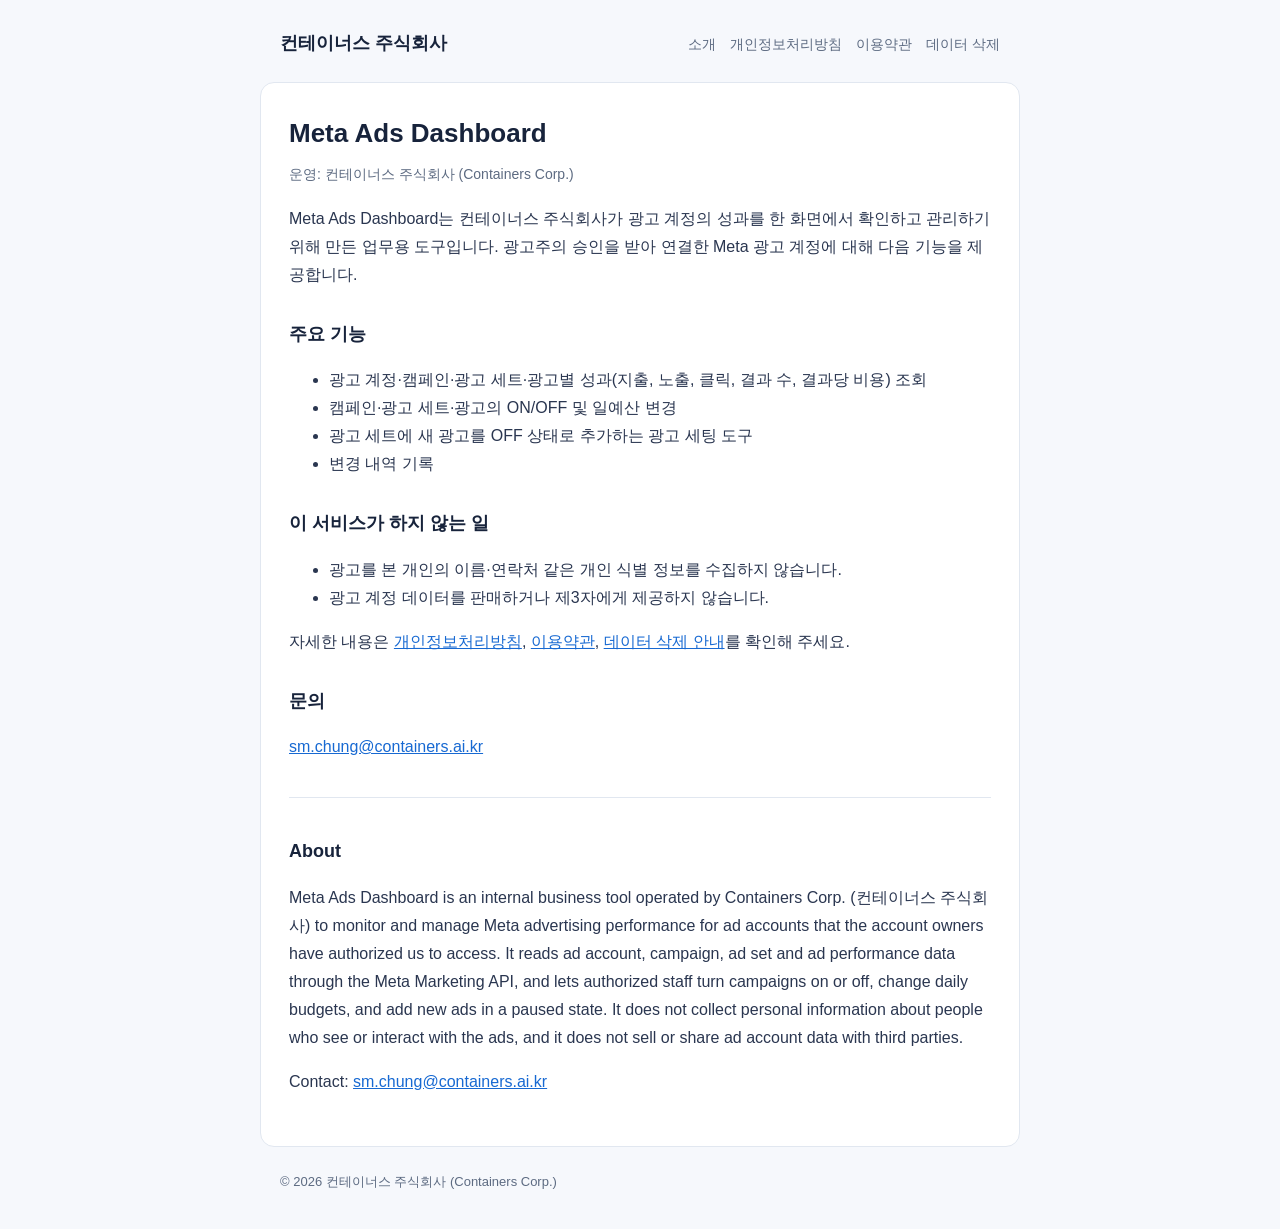
<file: index.html>
<!doctype html>
<html lang="ko">
<head>
<meta charset="utf-8">
<meta name="viewport" content="width=device-width,initial-scale=1">
<title>컨테이너스 주식회사 · Meta Ads Dashboard</title>
<meta name="description" content="컨테이너스 주식회사가 운영하는 Meta 광고 성과 모니터링·관리 도구 Meta Ads Dashboard 소개 페이지입니다.">
<link rel="stylesheet" href="style.css">
</head>
<body>
<header><strong>컨테이너스 주식회사</strong><nav><a href="index.html">소개</a><a href="privacy.html">개인정보처리방침</a><a href="terms.html">이용약관</a><a href="data-deletion.html">데이터 삭제</a></nav></header>
<main>
<h1>Meta Ads Dashboard</h1>
<p class="meta">운영: 컨테이너스 주식회사 (Containers Corp.)</p>

<p>Meta Ads Dashboard는 컨테이너스 주식회사가 광고 계정의 성과를 한 화면에서 확인하고 관리하기 위해 만든 업무용 도구입니다. 광고주의 승인을 받아 연결한 Meta 광고 계정에 대해 다음 기능을 제공합니다.</p>

<h2>주요 기능</h2>
<ul>
<li>광고 계정·캠페인·광고 세트·광고별 성과(지출, 노출, 클릭, 결과 수, 결과당 비용) 조회</li>
<li>캠페인·광고 세트·광고의 ON/OFF 및 일예산 변경</li>
<li>광고 세트에 새 광고를 OFF 상태로 추가하는 광고 세팅 도구</li>
<li>변경 내역 기록</li>
</ul>

<h2>이 서비스가 하지 않는 일</h2>
<ul>
<li>광고를 본 개인의 이름·연락처 같은 개인 식별 정보를 수집하지 않습니다.</li>
<li>광고 계정 데이터를 판매하거나 제3자에게 제공하지 않습니다.</li>
</ul>

<p>자세한 내용은 <a href="privacy.html">개인정보처리방침</a>, <a href="terms.html">이용약관</a>, <a href="data-deletion.html">데이터 삭제 안내</a>를 확인해 주세요.</p>

<h2>문의</h2>
<p><a href="mailto:sm.chung@containers.ai.kr">sm.chung@containers.ai.kr</a></p>

<section class="en" lang="en">
<h2>About</h2>
<p>Meta Ads Dashboard is an internal business tool operated by Containers Corp. (컨테이너스 주식회사) to monitor and manage Meta advertising performance for ad accounts that the account owners have authorized us to access. It reads ad account, campaign, ad set and ad performance data through the Meta Marketing API, and lets authorized staff turn campaigns on or off, change daily budgets, and add new ads in a paused state. It does not collect personal information about people who see or interact with the ads, and it does not sell or share ad account data with third parties.</p>
<p>Contact: <a href="mailto:sm.chung@containers.ai.kr">sm.chung@containers.ai.kr</a></p>
</section>
</main>
<footer>© 2026 컨테이너스 주식회사 (Containers Corp.)</footer>
</body>
</html>
</file>
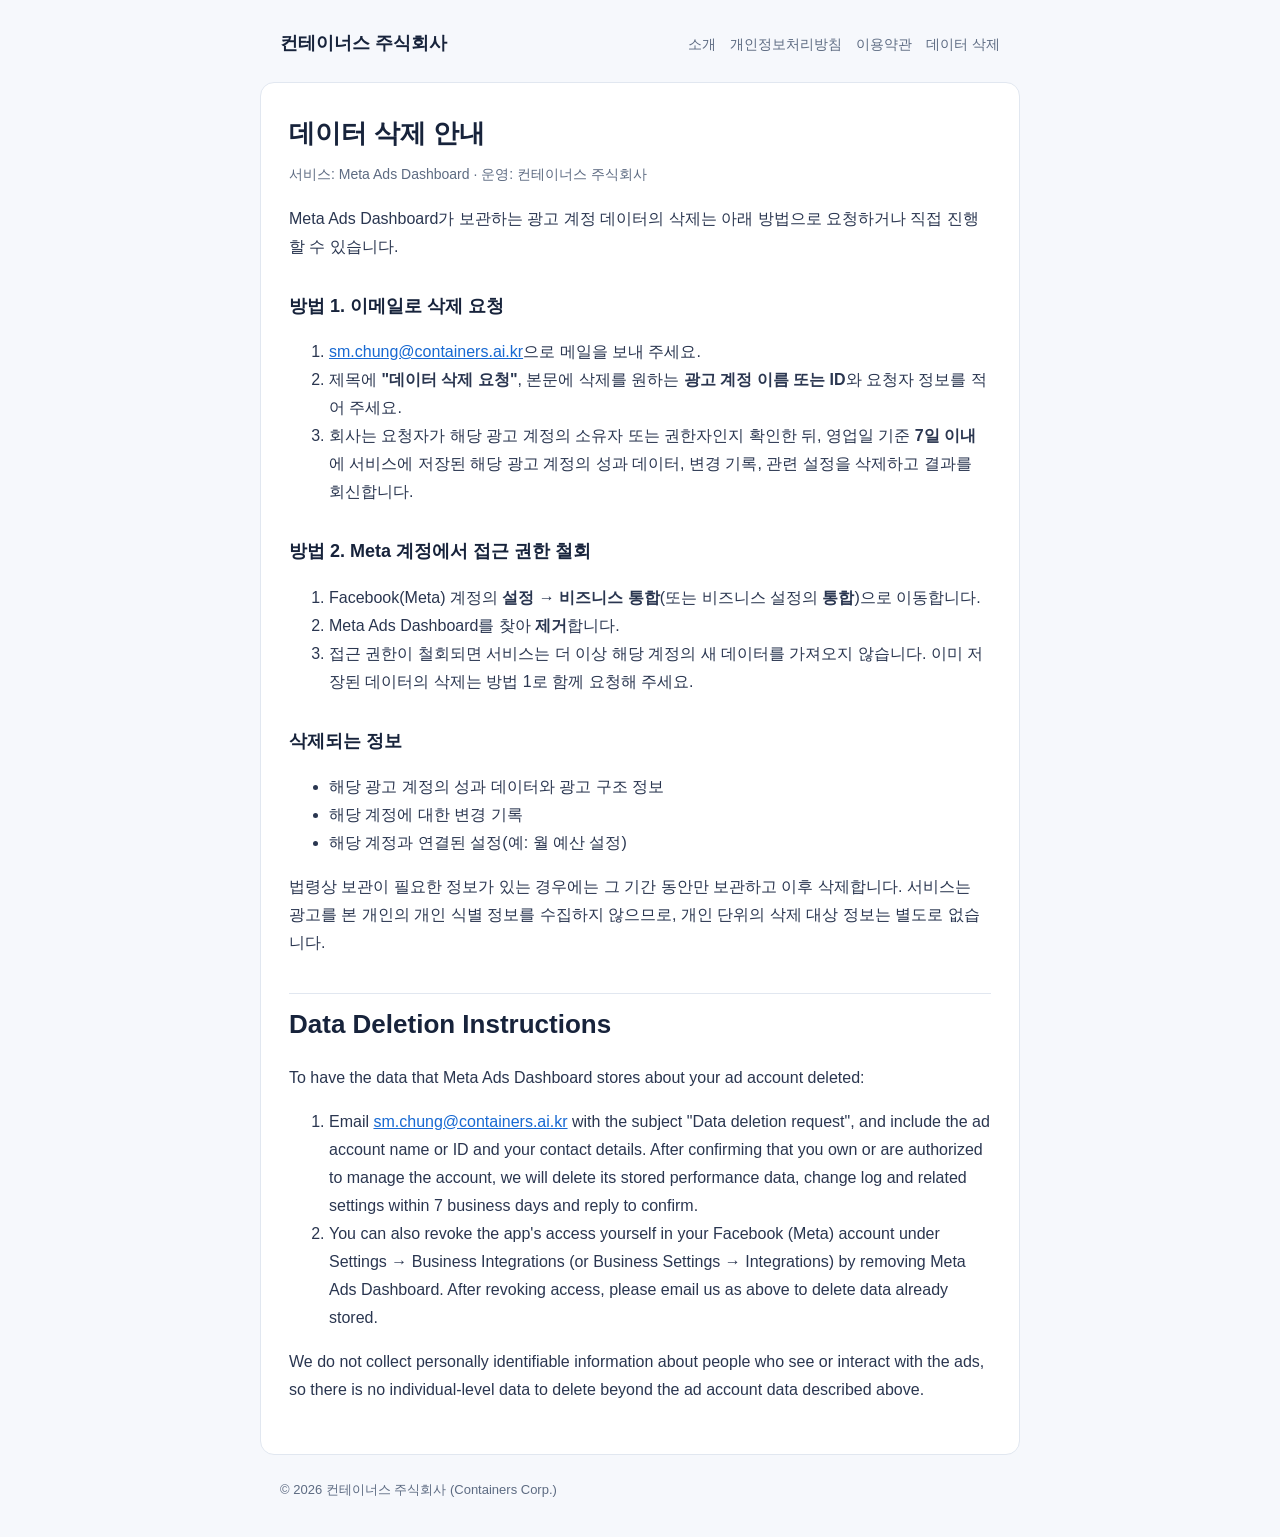
<file: data-deletion.html>
<!doctype html>
<html lang="ko">
<head>
<meta charset="utf-8">
<meta name="viewport" content="width=device-width,initial-scale=1">
<title>데이터 삭제 안내 · 컨테이너스 주식회사</title>
<link rel="stylesheet" href="style.css">
</head>
<body>
<header><strong>컨테이너스 주식회사</strong><nav><a href="index.html">소개</a><a href="privacy.html">개인정보처리방침</a><a href="terms.html">이용약관</a><a href="data-deletion.html">데이터 삭제</a></nav></header>
<main>
<h1>데이터 삭제 안내</h1>
<p class="meta">서비스: Meta Ads Dashboard · 운영: 컨테이너스 주식회사</p>

<p>Meta Ads Dashboard가 보관하는 광고 계정 데이터의 삭제는 아래 방법으로 요청하거나 직접 진행할 수 있습니다.</p>

<h2>방법 1. 이메일로 삭제 요청</h2>
<ol>
<li><a href="mailto:sm.chung@containers.ai.kr">sm.chung@containers.ai.kr</a>으로 메일을 보내 주세요.</li>
<li>제목에 <b>"데이터 삭제 요청"</b>, 본문에 삭제를 원하는 <b>광고 계정 이름 또는 ID</b>와 요청자 정보를 적어 주세요.</li>
<li>회사는 요청자가 해당 광고 계정의 소유자 또는 권한자인지 확인한 뒤, 영업일 기준 <b>7일 이내</b>에 서비스에 저장된 해당 광고 계정의 성과 데이터, 변경 기록, 관련 설정을 삭제하고 결과를 회신합니다.</li>
</ol>

<h2>방법 2. Meta 계정에서 접근 권한 철회</h2>
<ol>
<li>Facebook(Meta) 계정의 <b>설정 → 비즈니스 통합</b>(또는 비즈니스 설정의 <b>통합</b>)으로 이동합니다.</li>
<li>Meta Ads Dashboard를 찾아 <b>제거</b>합니다.</li>
<li>접근 권한이 철회되면 서비스는 더 이상 해당 계정의 새 데이터를 가져오지 않습니다. 이미 저장된 데이터의 삭제는 방법 1로 함께 요청해 주세요.</li>
</ol>

<h2>삭제되는 정보</h2>
<ul>
<li>해당 광고 계정의 성과 데이터와 광고 구조 정보</li>
<li>해당 계정에 대한 변경 기록</li>
<li>해당 계정과 연결된 설정(예: 월 예산 설정)</li>
</ul>
<p>법령상 보관이 필요한 정보가 있는 경우에는 그 기간 동안만 보관하고 이후 삭제합니다. 서비스는 광고를 본 개인의 개인 식별 정보를 수집하지 않으므로, 개인 단위의 삭제 대상 정보는 별도로 없습니다.</p>

<section class="en" lang="en">
<h1>Data Deletion Instructions</h1>
<p>To have the data that Meta Ads Dashboard stores about your ad account deleted:</p>
<ol>
<li>Email <a href="mailto:sm.chung@containers.ai.kr">sm.chung@containers.ai.kr</a> with the subject "Data deletion request", and include the ad account name or ID and your contact details. After confirming that you own or are authorized to manage the account, we will delete its stored performance data, change log and related settings within 7 business days and reply to confirm.</li>
<li>You can also revoke the app's access yourself in your Facebook (Meta) account under Settings → Business Integrations (or Business Settings → Integrations) by removing Meta Ads Dashboard. After revoking access, please email us as above to delete data already stored.</li>
</ol>
<p>We do not collect personally identifiable information about people who see or interact with the ads, so there is no individual-level data to delete beyond the ad account data described above.</p>
</section>
</main>
<footer>© 2026 컨테이너스 주식회사 (Containers Corp.)</footer>
</body>
</html>
</file>
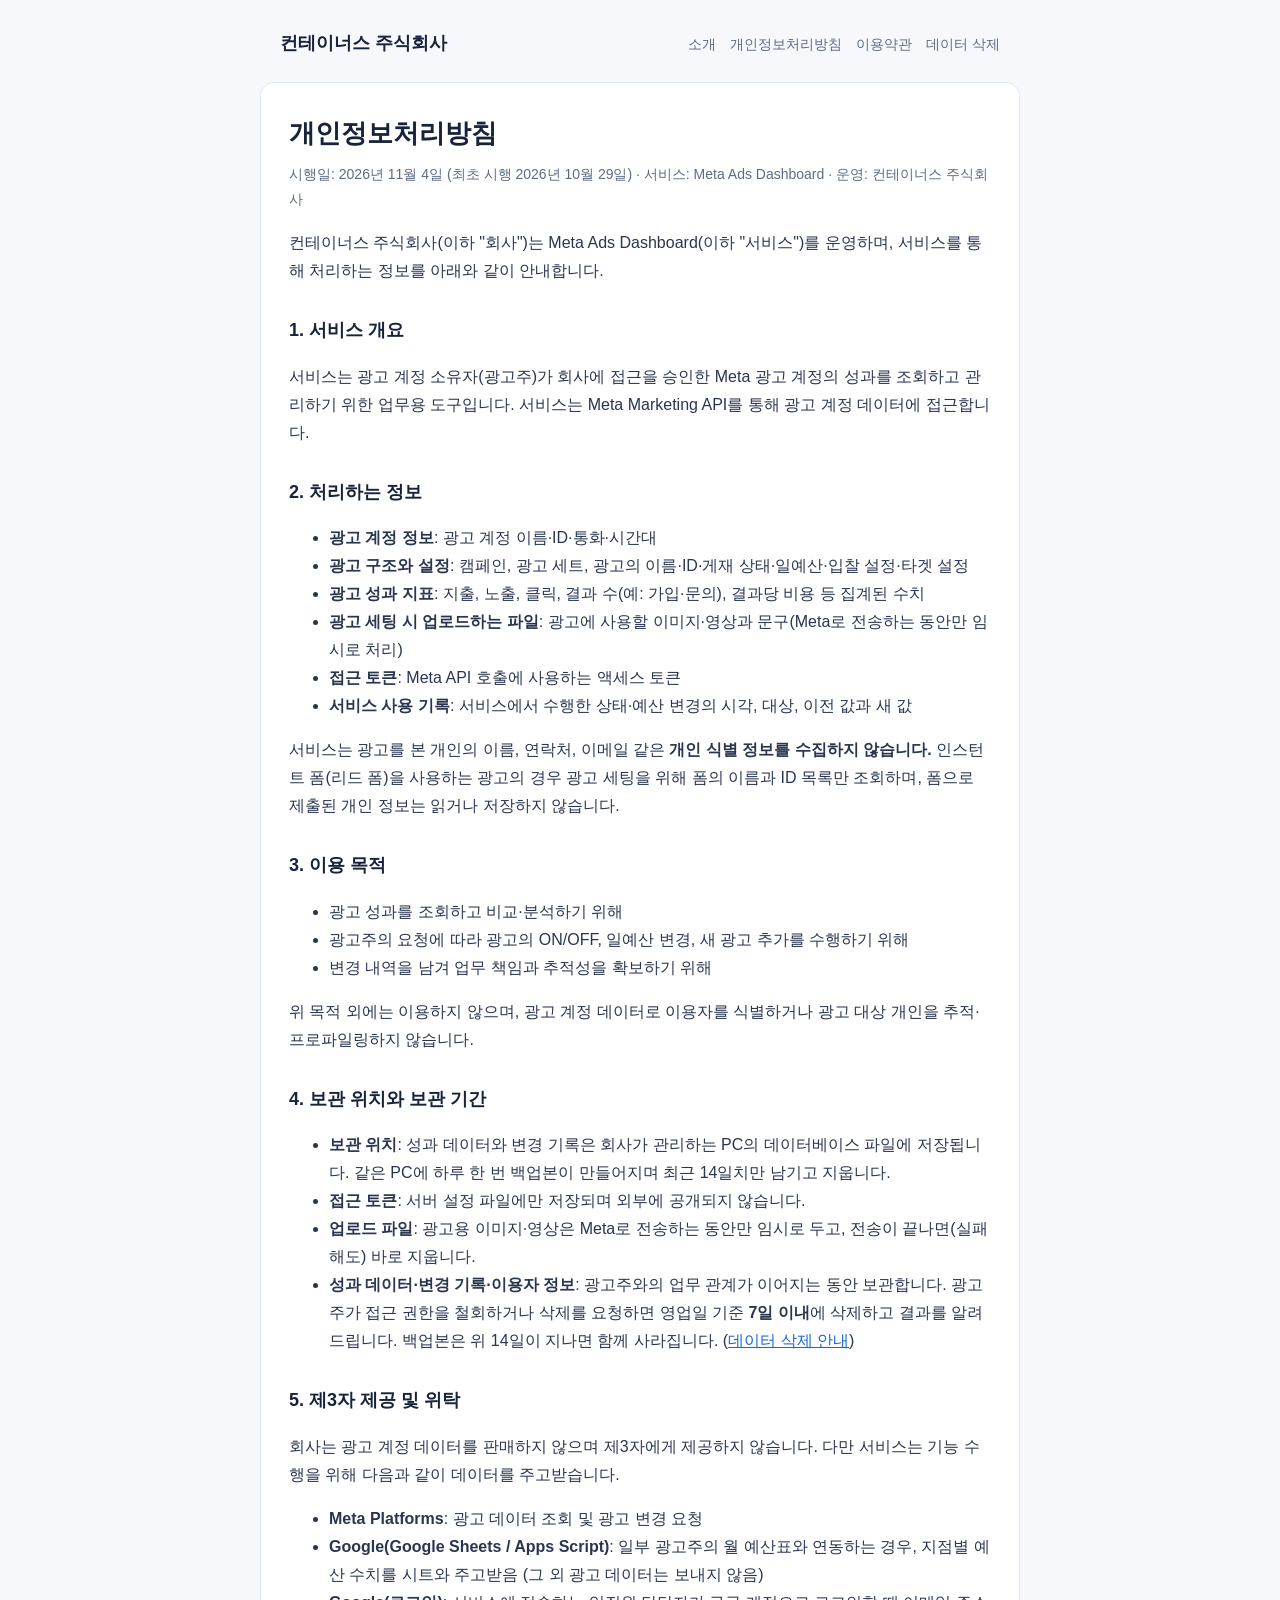
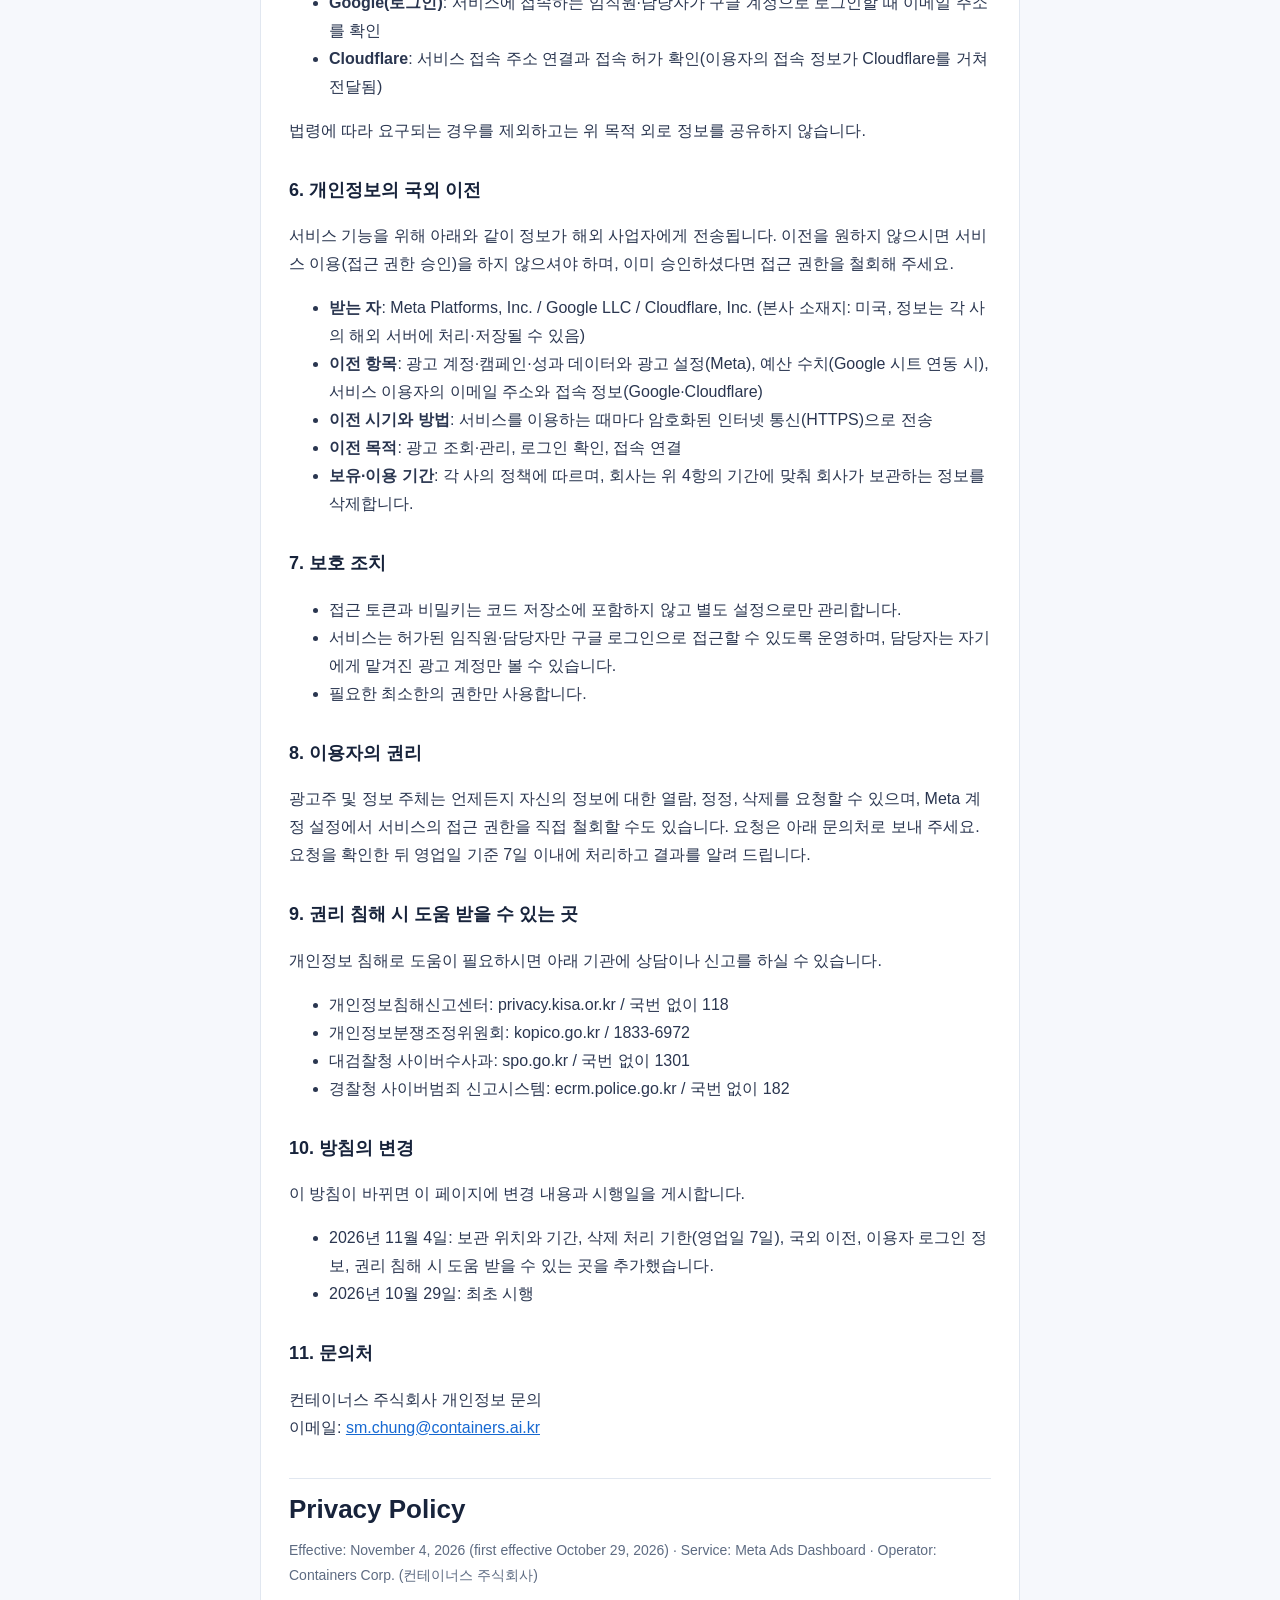
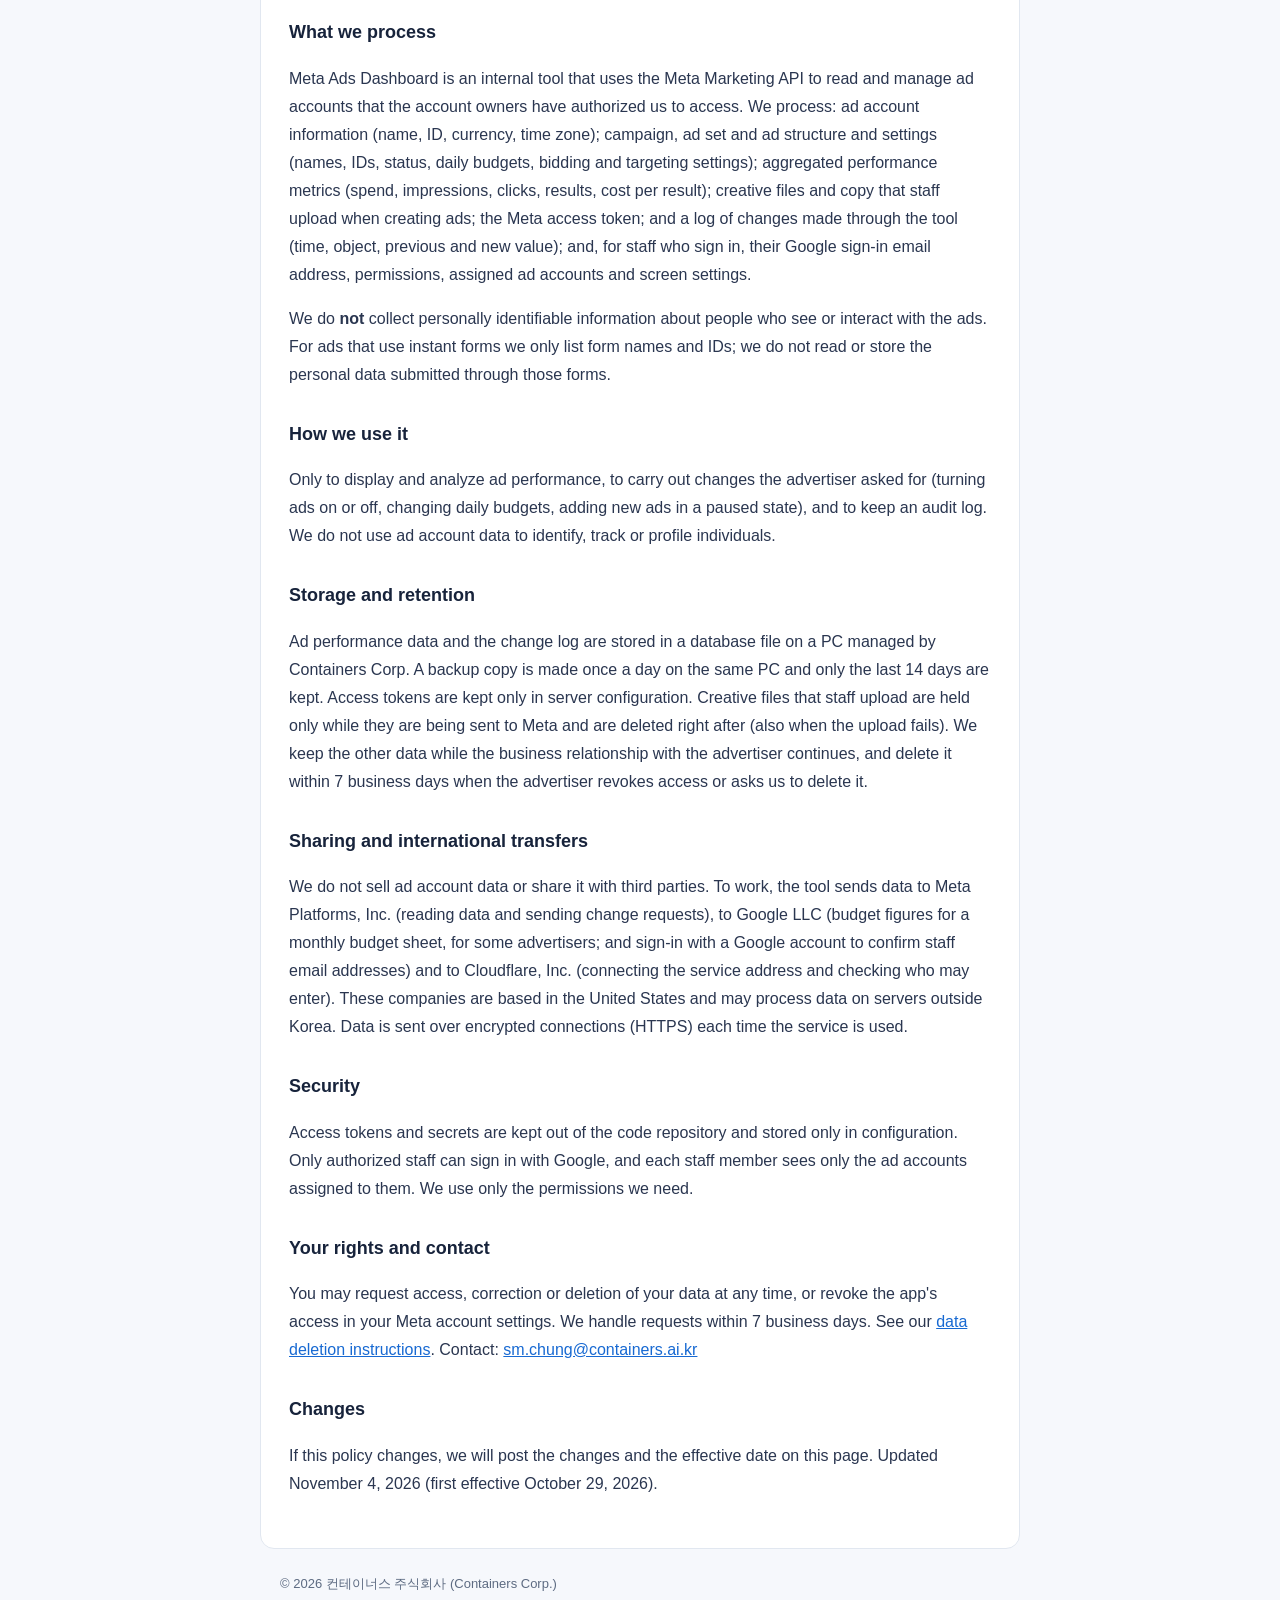
<file: privacy.html>
<!doctype html>
<html lang="ko">
<head>
<meta charset="utf-8">
<meta name="viewport" content="width=device-width,initial-scale=1">
<title>개인정보처리방침 · 컨테이너스 주식회사</title>
<link rel="stylesheet" href="style.css">
</head>
<body>
<header><strong>컨테이너스 주식회사</strong><nav><a href="index.html">소개</a><a href="privacy.html">개인정보처리방침</a><a href="terms.html">이용약관</a><a href="data-deletion.html">데이터 삭제</a></nav></header>
<main>
<h1>개인정보처리방침</h1>
<p class="meta">시행일: 2026년 11월 4일 (최초 시행 2026년 10월 29일) · 서비스: Meta Ads Dashboard · 운영: 컨테이너스 주식회사</p>

<p>컨테이너스 주식회사(이하 "회사")는 Meta Ads Dashboard(이하 "서비스")를 운영하며, 서비스를 통해 처리하는 정보를 아래와 같이 안내합니다.</p>

<h2>1. 서비스 개요</h2>
<p>서비스는 광고 계정 소유자(광고주)가 회사에 접근을 승인한 Meta 광고 계정의 성과를 조회하고 관리하기 위한 업무용 도구입니다. 서비스는 Meta Marketing API를 통해 광고 계정 데이터에 접근합니다.</p>

<h2>2. 처리하는 정보</h2>
<ul>
<li><b>광고 계정 정보</b>: 광고 계정 이름·ID·통화·시간대</li>
<li><b>광고 구조와 설정</b>: 캠페인, 광고 세트, 광고의 이름·ID·게재 상태·일예산·입찰 설정·타겟 설정</li>
<li><b>광고 성과 지표</b>: 지출, 노출, 클릭, 결과 수(예: 가입·문의), 결과당 비용 등 집계된 수치</li>
<li><b>광고 세팅 시 업로드하는 파일</b>: 광고에 사용할 이미지·영상과 문구(Meta로 전송하는 동안만 임시로 처리)</li>
<li><b>접근 토큰</b>: Meta API 호출에 사용하는 액세스 토큰</li>
<li><b>서비스 사용 기록</b>: 서비스에서 수행한 상태·예산 변경의 시각, 대상, 이전 값과 새 값</li>
</ul>
<p>서비스는 광고를 본 개인의 이름, 연락처, 이메일 같은 <b>개인 식별 정보를 수집하지 않습니다.</b> 인스턴트 폼(리드 폼)을 사용하는 광고의 경우 광고 세팅을 위해 폼의 이름과 ID 목록만 조회하며, 폼으로 제출된 개인 정보는 읽거나 저장하지 않습니다.</p>

<h2>3. 이용 목적</h2>
<ul>
<li>광고 성과를 조회하고 비교·분석하기 위해</li>
<li>광고주의 요청에 따라 광고의 ON/OFF, 일예산 변경, 새 광고 추가를 수행하기 위해</li>
<li>변경 내역을 남겨 업무 책임과 추적성을 확보하기 위해</li>
</ul>
<p>위 목적 외에는 이용하지 않으며, 광고 계정 데이터로 이용자를 식별하거나 광고 대상 개인을 추적·프로파일링하지 않습니다.</p>

<h2>4. 보관 위치와 보관 기간</h2>
<ul>
<li><b>보관 위치</b>: 성과 데이터와 변경 기록은 회사가 관리하는 PC의 데이터베이스 파일에 저장됩니다. 같은 PC에 하루 한 번 백업본이 만들어지며 최근 14일치만 남기고 지웁니다.</li>
<li><b>접근 토큰</b>: 서버 설정 파일에만 저장되며 외부에 공개되지 않습니다.</li>
<li><b>업로드 파일</b>: 광고용 이미지·영상은 Meta로 전송하는 동안만 임시로 두고, 전송이 끝나면(실패해도) 바로 지웁니다.</li>
<li><b>성과 데이터·변경 기록·이용자 정보</b>: 광고주와의 업무 관계가 이어지는 동안 보관합니다. 광고주가 접근 권한을 철회하거나 삭제를 요청하면 영업일 기준 <b>7일 이내</b>에 삭제하고 결과를 알려 드립니다. 백업본은 위 14일이 지나면 함께 사라집니다. (<a href="data-deletion.html">데이터 삭제 안내</a>)</li>
</ul>

<h2>5. 제3자 제공 및 위탁</h2>
<p>회사는 광고 계정 데이터를 판매하지 않으며 제3자에게 제공하지 않습니다. 다만 서비스는 기능 수행을 위해 다음과 같이 데이터를 주고받습니다.</p>
<ul>
<li><b>Meta Platforms</b>: 광고 데이터 조회 및 광고 변경 요청</li>
<li><b>Google(Google Sheets / Apps Script)</b>: 일부 광고주의 월 예산표와 연동하는 경우, 지점별 예산 수치를 시트와 주고받음 (그 외 광고 데이터는 보내지 않음)</li>
<li><b>Google(로그인)</b>: 서비스에 접속하는 임직원·담당자가 구글 계정으로 로그인할 때 이메일 주소를 확인</li>
<li><b>Cloudflare</b>: 서비스 접속 주소 연결과 접속 허가 확인(이용자의 접속 정보가 Cloudflare를 거쳐 전달됨)</li>
</ul>
<p>법령에 따라 요구되는 경우를 제외하고는 위 목적 외로 정보를 공유하지 않습니다.</p>

<h2>6. 개인정보의 국외 이전</h2>
<p>서비스 기능을 위해 아래와 같이 정보가 해외 사업자에게 전송됩니다. 이전을 원하지 않으시면 서비스 이용(접근 권한 승인)을 하지 않으셔야 하며, 이미 승인하셨다면 접근 권한을 철회해 주세요.</p>
<ul>
<li><b>받는 자</b>: Meta Platforms, Inc. / Google LLC / Cloudflare, Inc. (본사 소재지: 미국, 정보는 각 사의 해외 서버에 처리·저장될 수 있음)</li>
<li><b>이전 항목</b>: 광고 계정·캠페인·성과 데이터와 광고 설정(Meta), 예산 수치(Google 시트 연동 시), 서비스 이용자의 이메일 주소와 접속 정보(Google·Cloudflare)</li>
<li><b>이전 시기와 방법</b>: 서비스를 이용하는 때마다 암호화된 인터넷 통신(HTTPS)으로 전송</li>
<li><b>이전 목적</b>: 광고 조회·관리, 로그인 확인, 접속 연결</li>
<li><b>보유·이용 기간</b>: 각 사의 정책에 따르며, 회사는 위 4항의 기간에 맞춰 회사가 보관하는 정보를 삭제합니다.</li>
</ul>

<h2>7. 보호 조치</h2>
<ul>
<li>접근 토큰과 비밀키는 코드 저장소에 포함하지 않고 별도 설정으로만 관리합니다.</li>
<li>서비스는 허가된 임직원·담당자만 구글 로그인으로 접근할 수 있도록 운영하며, 담당자는 자기에게 맡겨진 광고 계정만 볼 수 있습니다.</li>
<li>필요한 최소한의 권한만 사용합니다.</li>
</ul>

<h2>8. 이용자의 권리</h2>
<p>광고주 및 정보 주체는 언제든지 자신의 정보에 대한 열람, 정정, 삭제를 요청할 수 있으며, Meta 계정 설정에서 서비스의 접근 권한을 직접 철회할 수도 있습니다. 요청은 아래 문의처로 보내 주세요. 요청을 확인한 뒤 영업일 기준 7일 이내에 처리하고 결과를 알려 드립니다.</p>

<h2>9. 권리 침해 시 도움 받을 수 있는 곳</h2>
<p>개인정보 침해로 도움이 필요하시면 아래 기관에 상담이나 신고를 하실 수 있습니다.</p>
<ul>
<li>개인정보침해신고센터: privacy.kisa.or.kr / 국번 없이 118</li>
<li>개인정보분쟁조정위원회: kopico.go.kr / 1833-6972</li>
<li>대검찰청 사이버수사과: spo.go.kr / 국번 없이 1301</li>
<li>경찰청 사이버범죄 신고시스템: ecrm.police.go.kr / 국번 없이 182</li>
</ul>

<h2>10. 방침의 변경</h2>
<p>이 방침이 바뀌면 이 페이지에 변경 내용과 시행일을 게시합니다.</p>
<ul>
<li>2026년 11월 4일: 보관 위치와 기간, 삭제 처리 기한(영업일 7일), 국외 이전, 이용자 로그인 정보, 권리 침해 시 도움 받을 수 있는 곳을 추가했습니다.</li>
<li>2026년 10월 29일: 최초 시행</li>
</ul>

<h2>11. 문의처</h2>
<p>컨테이너스 주식회사 개인정보 문의<br>이메일: <a href="mailto:sm.chung@containers.ai.kr">sm.chung@containers.ai.kr</a></p>

<section class="en" lang="en">
<h1>Privacy Policy</h1>
<p class="meta">Effective: November 4, 2026 (first effective October 29, 2026) · Service: Meta Ads Dashboard · Operator: Containers Corp. (컨테이너스 주식회사)</p>
<h2>What we process</h2>
<p>Meta Ads Dashboard is an internal tool that uses the Meta Marketing API to read and manage ad accounts that the account owners have authorized us to access. We process: ad account information (name, ID, currency, time zone); campaign, ad set and ad structure and settings (names, IDs, status, daily budgets, bidding and targeting settings); aggregated performance metrics (spend, impressions, clicks, results, cost per result); creative files and copy that staff upload when creating ads; the Meta access token; and a log of changes made through the tool (time, object, previous and new value); and, for staff who sign in, their Google sign-in email address, permissions, assigned ad accounts and screen settings.</p>
<p>We do <b>not</b> collect personally identifiable information about people who see or interact with the ads. For ads that use instant forms we only list form names and IDs; we do not read or store the personal data submitted through those forms.</p>
<h2>How we use it</h2>
<p>Only to display and analyze ad performance, to carry out changes the advertiser asked for (turning ads on or off, changing daily budgets, adding new ads in a paused state), and to keep an audit log. We do not use ad account data to identify, track or profile individuals.</p>
<h2>Storage and retention</h2>
<p>Ad performance data and the change log are stored in a database file on a PC managed by Containers Corp. A backup copy is made once a day on the same PC and only the last 14 days are kept. Access tokens are kept only in server configuration. Creative files that staff upload are held only while they are being sent to Meta and are deleted right after (also when the upload fails). We keep the other data while the business relationship with the advertiser continues, and delete it within 7 business days when the advertiser revokes access or asks us to delete it.</p>
<h2>Sharing and international transfers</h2>
<p>We do not sell ad account data or share it with third parties. To work, the tool sends data to Meta Platforms, Inc. (reading data and sending change requests), to Google LLC (budget figures for a monthly budget sheet, for some advertisers; and sign-in with a Google account to confirm staff email addresses) and to Cloudflare, Inc. (connecting the service address and checking who may enter). These companies are based in the United States and may process data on servers outside Korea. Data is sent over encrypted connections (HTTPS) each time the service is used.</p>
<h2>Security</h2>
<p>Access tokens and secrets are kept out of the code repository and stored only in configuration. Only authorized staff can sign in with Google, and each staff member sees only the ad accounts assigned to them. We use only the permissions we need.</p>
<h2>Your rights and contact</h2>
<p>You may request access, correction or deletion of your data at any time, or revoke the app's access in your Meta account settings. We handle requests within 7 business days. See our <a href="data-deletion.html">data deletion instructions</a>. Contact: <a href="mailto:sm.chung@containers.ai.kr">sm.chung@containers.ai.kr</a></p>
<h2>Changes</h2>
<p>If this policy changes, we will post the changes and the effective date on this page. Updated November 4, 2026 (first effective October 29, 2026).</p>
</section>
</main>
<footer>© 2026 컨테이너스 주식회사 (Containers Corp.)</footer>
</body>
</html>
</file>
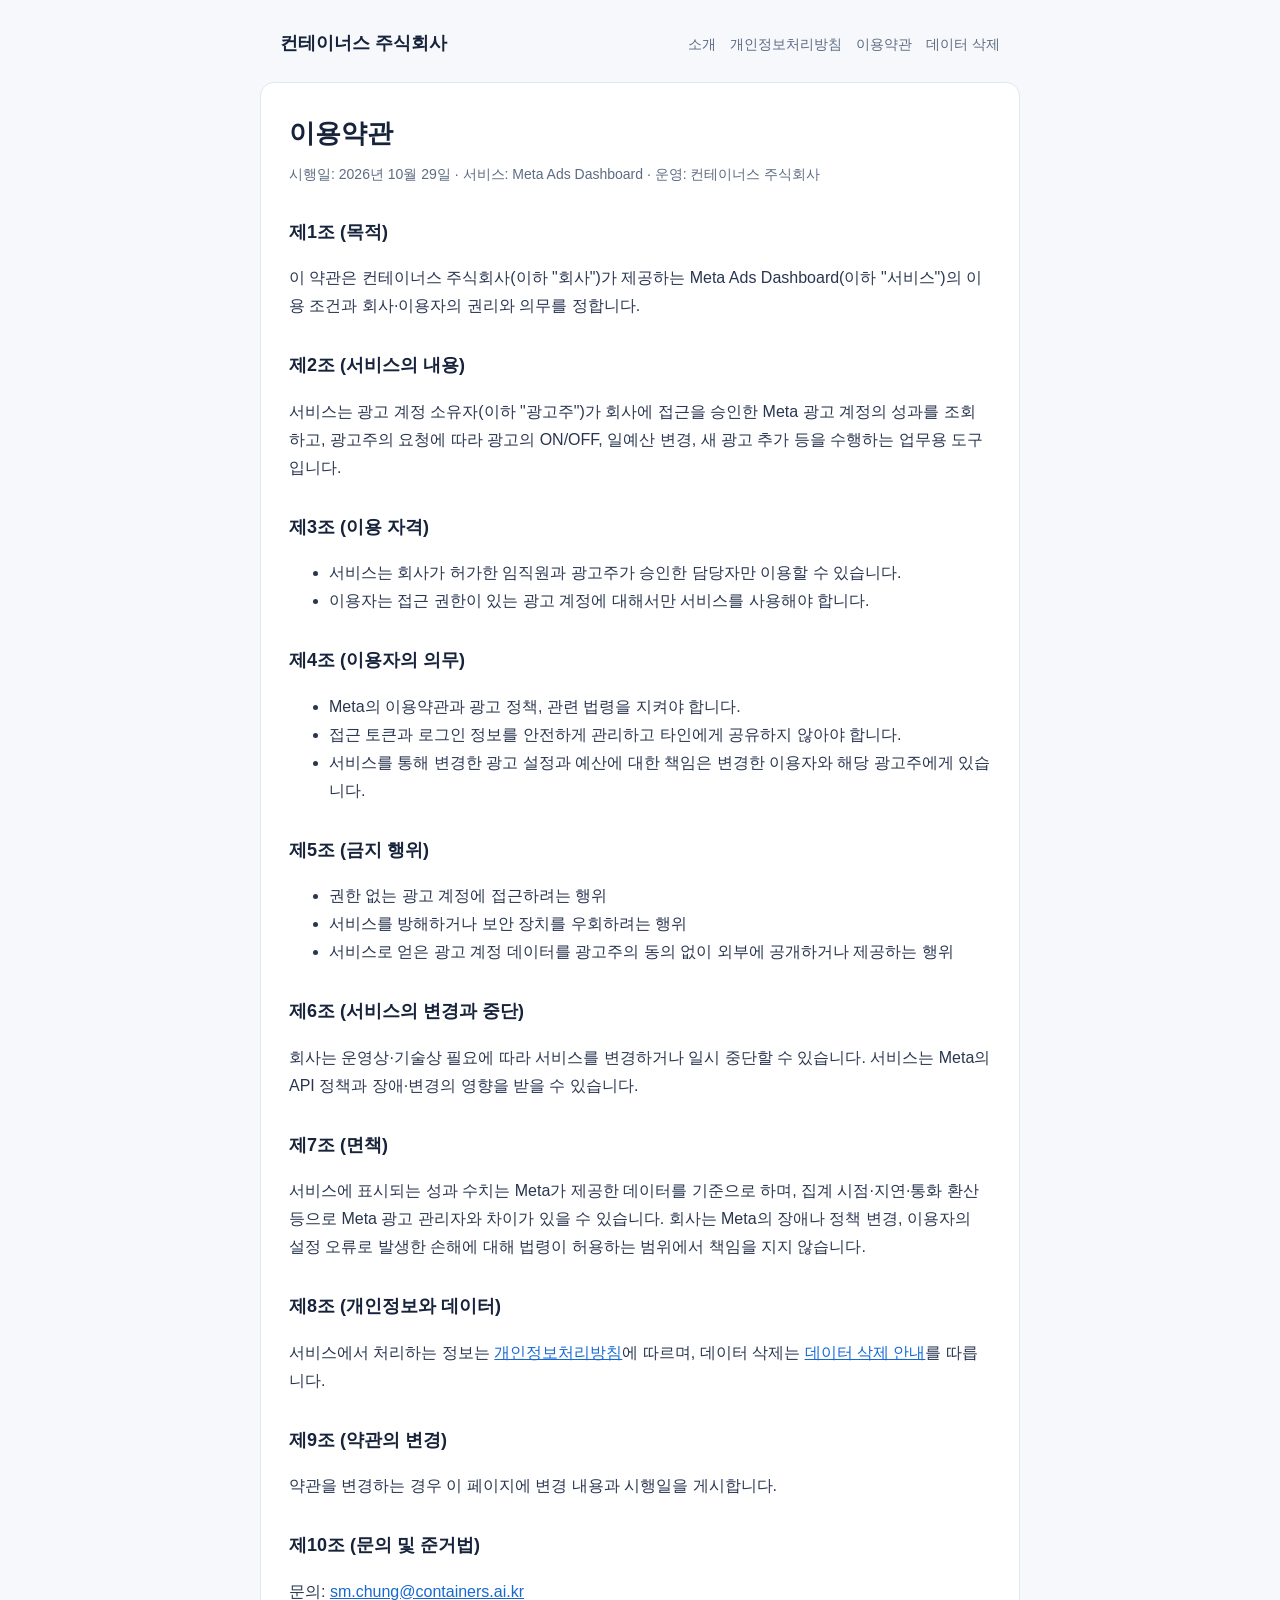
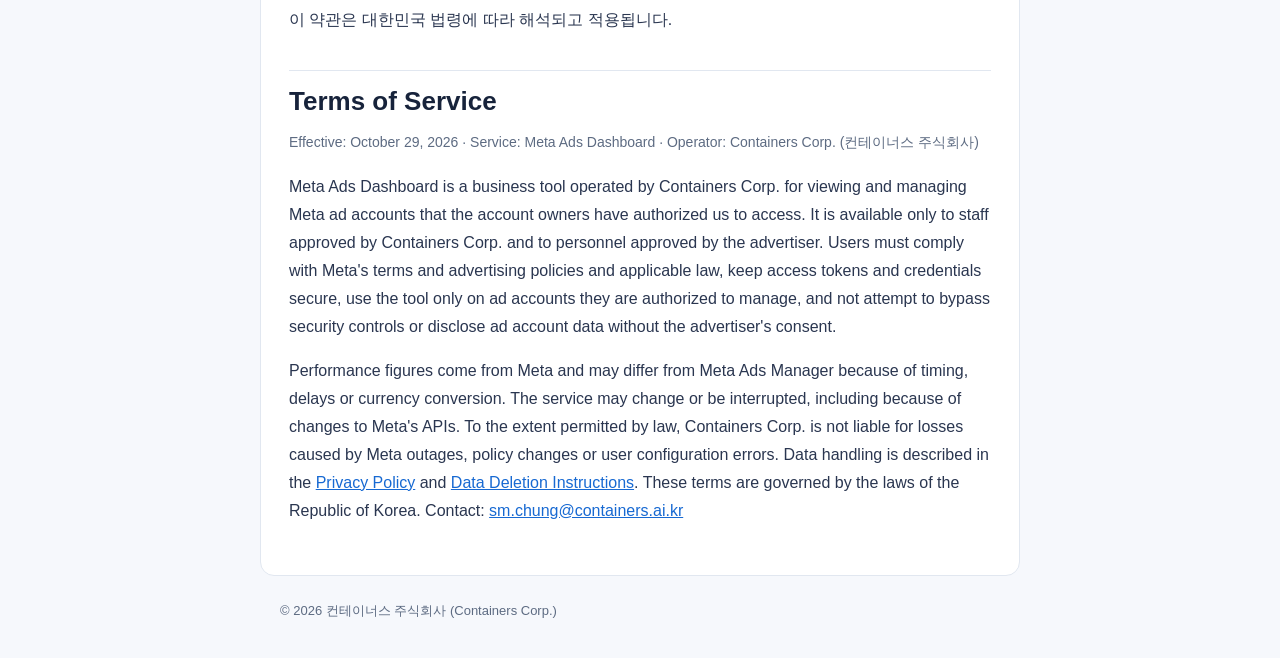
<file: terms.html>
<!doctype html>
<html lang="ko">
<head>
<meta charset="utf-8">
<meta name="viewport" content="width=device-width,initial-scale=1">
<title>이용약관 · 컨테이너스 주식회사</title>
<link rel="stylesheet" href="style.css">
</head>
<body>
<header><strong>컨테이너스 주식회사</strong><nav><a href="index.html">소개</a><a href="privacy.html">개인정보처리방침</a><a href="terms.html">이용약관</a><a href="data-deletion.html">데이터 삭제</a></nav></header>
<main>
<h1>이용약관</h1>
<p class="meta">시행일: 2026년 10월 29일 · 서비스: Meta Ads Dashboard · 운영: 컨테이너스 주식회사</p>

<h2>제1조 (목적)</h2>
<p>이 약관은 컨테이너스 주식회사(이하 "회사")가 제공하는 Meta Ads Dashboard(이하 "서비스")의 이용 조건과 회사·이용자의 권리와 의무를 정합니다.</p>

<h2>제2조 (서비스의 내용)</h2>
<p>서비스는 광고 계정 소유자(이하 "광고주")가 회사에 접근을 승인한 Meta 광고 계정의 성과를 조회하고, 광고주의 요청에 따라 광고의 ON/OFF, 일예산 변경, 새 광고 추가 등을 수행하는 업무용 도구입니다.</p>

<h2>제3조 (이용 자격)</h2>
<ul>
<li>서비스는 회사가 허가한 임직원과 광고주가 승인한 담당자만 이용할 수 있습니다.</li>
<li>이용자는 접근 권한이 있는 광고 계정에 대해서만 서비스를 사용해야 합니다.</li>
</ul>

<h2>제4조 (이용자의 의무)</h2>
<ul>
<li>Meta의 이용약관과 광고 정책, 관련 법령을 지켜야 합니다.</li>
<li>접근 토큰과 로그인 정보를 안전하게 관리하고 타인에게 공유하지 않아야 합니다.</li>
<li>서비스를 통해 변경한 광고 설정과 예산에 대한 책임은 변경한 이용자와 해당 광고주에게 있습니다.</li>
</ul>

<h2>제5조 (금지 행위)</h2>
<ul>
<li>권한 없는 광고 계정에 접근하려는 행위</li>
<li>서비스를 방해하거나 보안 장치를 우회하려는 행위</li>
<li>서비스로 얻은 광고 계정 데이터를 광고주의 동의 없이 외부에 공개하거나 제공하는 행위</li>
</ul>

<h2>제6조 (서비스의 변경과 중단)</h2>
<p>회사는 운영상·기술상 필요에 따라 서비스를 변경하거나 일시 중단할 수 있습니다. 서비스는 Meta의 API 정책과 장애·변경의 영향을 받을 수 있습니다.</p>

<h2>제7조 (면책)</h2>
<p>서비스에 표시되는 성과 수치는 Meta가 제공한 데이터를 기준으로 하며, 집계 시점·지연·통화 환산 등으로 Meta 광고 관리자와 차이가 있을 수 있습니다. 회사는 Meta의 장애나 정책 변경, 이용자의 설정 오류로 발생한 손해에 대해 법령이 허용하는 범위에서 책임을 지지 않습니다.</p>

<h2>제8조 (개인정보와 데이터)</h2>
<p>서비스에서 처리하는 정보는 <a href="privacy.html">개인정보처리방침</a>에 따르며, 데이터 삭제는 <a href="data-deletion.html">데이터 삭제 안내</a>를 따릅니다.</p>

<h2>제9조 (약관의 변경)</h2>
<p>약관을 변경하는 경우 이 페이지에 변경 내용과 시행일을 게시합니다.</p>

<h2>제10조 (문의 및 준거법)</h2>
<p>문의: <a href="mailto:sm.chung@containers.ai.kr">sm.chung@containers.ai.kr</a><br>이 약관은 대한민국 법령에 따라 해석되고 적용됩니다.</p>

<section class="en" lang="en">
<h1>Terms of Service</h1>
<p class="meta">Effective: October 29, 2026 · Service: Meta Ads Dashboard · Operator: Containers Corp. (컨테이너스 주식회사)</p>
<p>Meta Ads Dashboard is a business tool operated by Containers Corp. for viewing and managing Meta ad accounts that the account owners have authorized us to access. It is available only to staff approved by Containers Corp. and to personnel approved by the advertiser. Users must comply with Meta's terms and advertising policies and applicable law, keep access tokens and credentials secure, use the tool only on ad accounts they are authorized to manage, and not attempt to bypass security controls or disclose ad account data without the advertiser's consent.</p>
<p>Performance figures come from Meta and may differ from Meta Ads Manager because of timing, delays or currency conversion. The service may change or be interrupted, including because of changes to Meta's APIs. To the extent permitted by law, Containers Corp. is not liable for losses caused by Meta outages, policy changes or user configuration errors. Data handling is described in the <a href="privacy.html">Privacy Policy</a> and <a href="data-deletion.html">Data Deletion Instructions</a>. These terms are governed by the laws of the Republic of Korea. Contact: <a href="mailto:sm.chung@containers.ai.kr">sm.chung@containers.ai.kr</a></p>
</section>
</main>
<footer>© 2026 컨테이너스 주식회사 (Containers Corp.)</footer>
</body>
</html>
</file>
<file: style.css>
:root{--ink:#17233b;--muted:#5d6b82;--line:#e1e7f0;--bg:#f6f8fc;--accent:#1769d2}
*{box-sizing:border-box}
body{margin:0;background:var(--bg);color:var(--ink);font:16px/1.75 -apple-system,BlinkMacSystemFont,"Segoe UI","Apple SD Gothic Neo","Malgun Gothic",sans-serif}
header,main,footer{max-width:760px;margin:0 auto;padding:0 20px}
header{padding-top:28px;padding-bottom:8px;display:flex;flex-wrap:wrap;gap:6px 18px;align-items:baseline;justify-content:space-between}
header strong{font-size:18px}
nav a{margin-left:14px;color:var(--muted);text-decoration:none;font-size:14px}
nav a:hover{color:var(--accent)}
main{background:#fff;border:1px solid var(--line);border-radius:14px;padding:28px 28px 34px;margin-top:14px;margin-bottom:24px}
h1{font-size:26px;margin:0 0 6px}
h2{font-size:18px;margin:30px 0 8px}
p,li{color:#2a3650}
.meta{color:var(--muted);font-size:14px;margin:0 0 18px}
.en{margin-top:36px;padding-top:8px;border-top:1px solid var(--line)}
a{color:var(--accent)}
footer{color:var(--muted);font-size:13px;padding-bottom:36px}
@media(max-width:560px){main{padding:20px 18px 26px}h1{font-size:22px}}
</file>
